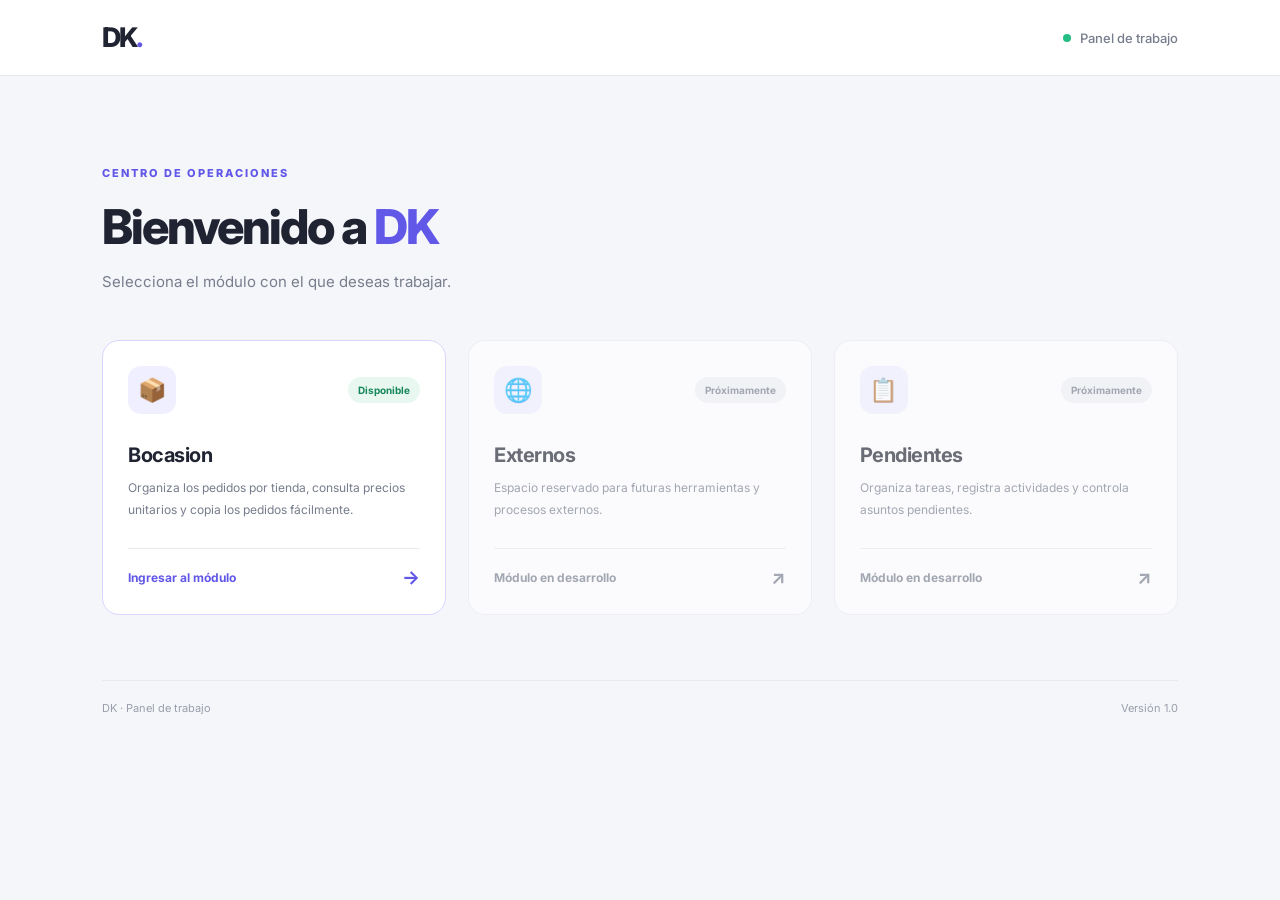
<file: index.html>
<!DOCTYPE html>
<html lang="es">
<head>
    <meta charset="UTF-8">
    <meta name="viewport" content="width=device-width, initial-scale=1.0">
    <title>DK | Panel de trabajo</title>
    <link rel="stylesheet" href="css/style.css">
</head>
<body>

    <header class="header">
        <div class="logo">DK<span>.</span></div>
        <div class="header-info">
            <span class="status-dot"></span>
            Panel de trabajo
        </div>
    </header>

    <main class="main-container">

        <section class="welcome">
            <p class="eyebrow">CENTRO DE OPERACIONES</p>
            <h1>Bienvenido a <span>DK</span></h1>
            <p class="welcome-description">
                Selecciona el módulo con el que deseas trabajar.
            </p>
        </section>

        <section class="modules">

            <a href="bocasion/index.html" class="module-card active">
                <div class="module-top">
                    <div class="module-icon">📦</div>
                    <span class="module-status available">Disponible</span>
                </div>
                <div>
                    <h2>Bocasion</h2>
                    <p>
                        Organiza los pedidos por tienda, consulta precios
                        unitarios y copia los pedidos fácilmente.
                    </p>
                </div>
                <div class="module-footer">
                    <span>Ingresar al módulo</span>
                    <span class="arrow">→</span>
                </div>
            </a>

            <div class="module-card disabled">
                <div class="module-top">
                    <div class="module-icon">🌐</div>
                    <span class="module-status soon">Próximamente</span>
                </div>
                <div>
                    <h2>Externos</h2>
                    <p>
                        Espacio reservado para futuras herramientas
                        y procesos externos.
                    </p>
                </div>
                <div class="module-footer">
                    <span>Módulo en desarrollo</span>
                    <span class="arrow">↗</span>
                </div>
            </div>

            <div class="module-card disabled">
                <div class="module-top">
                    <div class="module-icon">📋</div>
                    <span class="module-status soon">Próximamente</span>
                </div>
                <div>
                    <h2>Pendientes</h2>
                    <p>
                        Organiza tareas, registra actividades
                        y controla asuntos pendientes.
                    </p>
                </div>
                <div class="module-footer">
                    <span>Módulo en desarrollo</span>
                    <span class="arrow">↗</span>
                </div>
            </div>

        </section>

        <footer class="footer">
            <span>DK · Panel de trabajo</span>
            <span>Versión 1.0</span>
        </footer>

    </main>

</body>
</html>
</file>
<file: css/style.css>
@import url('https://fonts.googleapis.com/css2?family=Inter:wght@400;500;600;700;800&display=swap');

:root {
    --background: #f5f6fa;
    --surface: #ffffff;
    --text: #202331;
    --muted: #777d8c;
    --primary: #6258e8;
    --border: #e9eaf0;
}

* {
    margin: 0;
    padding: 0;
    box-sizing: border-box;
}

body {
    min-height: 100vh;
    background: var(--background);
    color: var(--text);
    font-family: 'Inter', Arial, sans-serif;
}

.header {
    height: 76px;
    padding: 0 8%;
    background: var(--surface);
    border-bottom: 1px solid var(--border);
    display: flex;
    align-items: center;
    justify-content: space-between;
}

.logo {
    font-size: 27px;
    font-weight: 800;
    letter-spacing: -2px;
}

.logo span,
.welcome h1 span {
    color: var(--primary);
}

.header-info {
    display: flex;
    align-items: center;
    gap: 9px;
    color: var(--muted);
    font-size: 13px;
    font-weight: 500;
}

.status-dot {
    width: 8px;
    height: 8px;
    background: #24bd83;
    border-radius: 50%;
}

.main-container {
    width: min(1100px, 84%);
    margin: 0 auto;
    padding: 90px 0 30px;
}

.welcome {
    margin-bottom: 45px;
}

.eyebrow {
    color: var(--primary);
    font-size: 11px;
    font-weight: 800;
    letter-spacing: 2px;
    margin-bottom: 17px;
}

.welcome h1 {
    font-size: clamp(32px, 5vw, 48px);
    font-weight: 800;
    letter-spacing: -2px;
    margin-bottom: 13px;
}

.welcome-description {
    color: var(--muted);
    font-size: 15px;
    line-height: 1.7;
}

.modules {
    display: grid;
    grid-template-columns: repeat(3, 1fr);
    gap: 22px;
}

.module-card {
    min-height: 275px;
    padding: 25px;
    background: var(--surface);
    border: 1px solid var(--border);
    border-radius: 17px;
    display: flex;
    flex-direction: column;
    justify-content: space-between;
    text-decoration: none;
    color: inherit;
    transition: transform 0.2s, box-shadow 0.2s, border-color 0.2s;
}

.module-card.active {
    border-color: #d9d5ff;
}

.module-card.active:hover {
    transform: translateY(-5px);
    border-color: var(--primary);
    box-shadow: 0 15px 35px rgba(66, 57, 180, 0.10);
}

.module-card.disabled {
    opacity: 0.65;
    cursor: not-allowed;
}

.module-top {
    display: flex;
    align-items: center;
    justify-content: space-between;
    margin-bottom: 27px;
}

.module-icon {
    width: 48px;
    height: 48px;
    display: grid;
    place-items: center;
    background: #f0efff;
    border-radius: 13px;
    font-size: 23px;
}

.module-status {
    padding: 7px 10px;
    border-radius: 20px;
    font-size: 10px;
    font-weight: 700;
}

.available {
    background: #e8f8f0;
    color: #16865b;
}

.soon {
    background: #f0f1f5;
    color: #777d8c;
}

.module-card h2 {
    font-size: 20px;
    margin-bottom: 10px;
    letter-spacing: -0.5px;
}

.module-card p {
    color: var(--muted);
    font-size: 12px;
    line-height: 1.8;
}

.module-footer {
    display: flex;
    justify-content: space-between;
    align-items: center;
    border-top: 1px solid var(--border);
    padding-top: 17px;
    margin-top: 25px;
    color: var(--primary);
    font-size: 12px;
    font-weight: 700;
}

.disabled .module-footer {
    color: var(--muted);
}

.arrow {
    font-size: 19px;
}

.footer {
    display: flex;
    justify-content: space-between;
    color: #9a9eaa;
    font-size: 11px;
    margin-top: 65px;
    padding-top: 20px;
    border-top: 1px solid var(--border);
}

@media (max-width: 850px) {
    .modules {
        grid-template-columns: repeat(2, 1fr);
    }
}

@media (max-width: 580px) {
    .header {
        padding: 0 6%;
    }

    .main-container {
        width: 88%;
        padding-top: 55px;
    }

    .modules {
        grid-template-columns: 1fr;
    }

    .module-card {
        min-height: 250px;
    }

    .footer {
        margin-top: 40px;
    }
}
</file>
